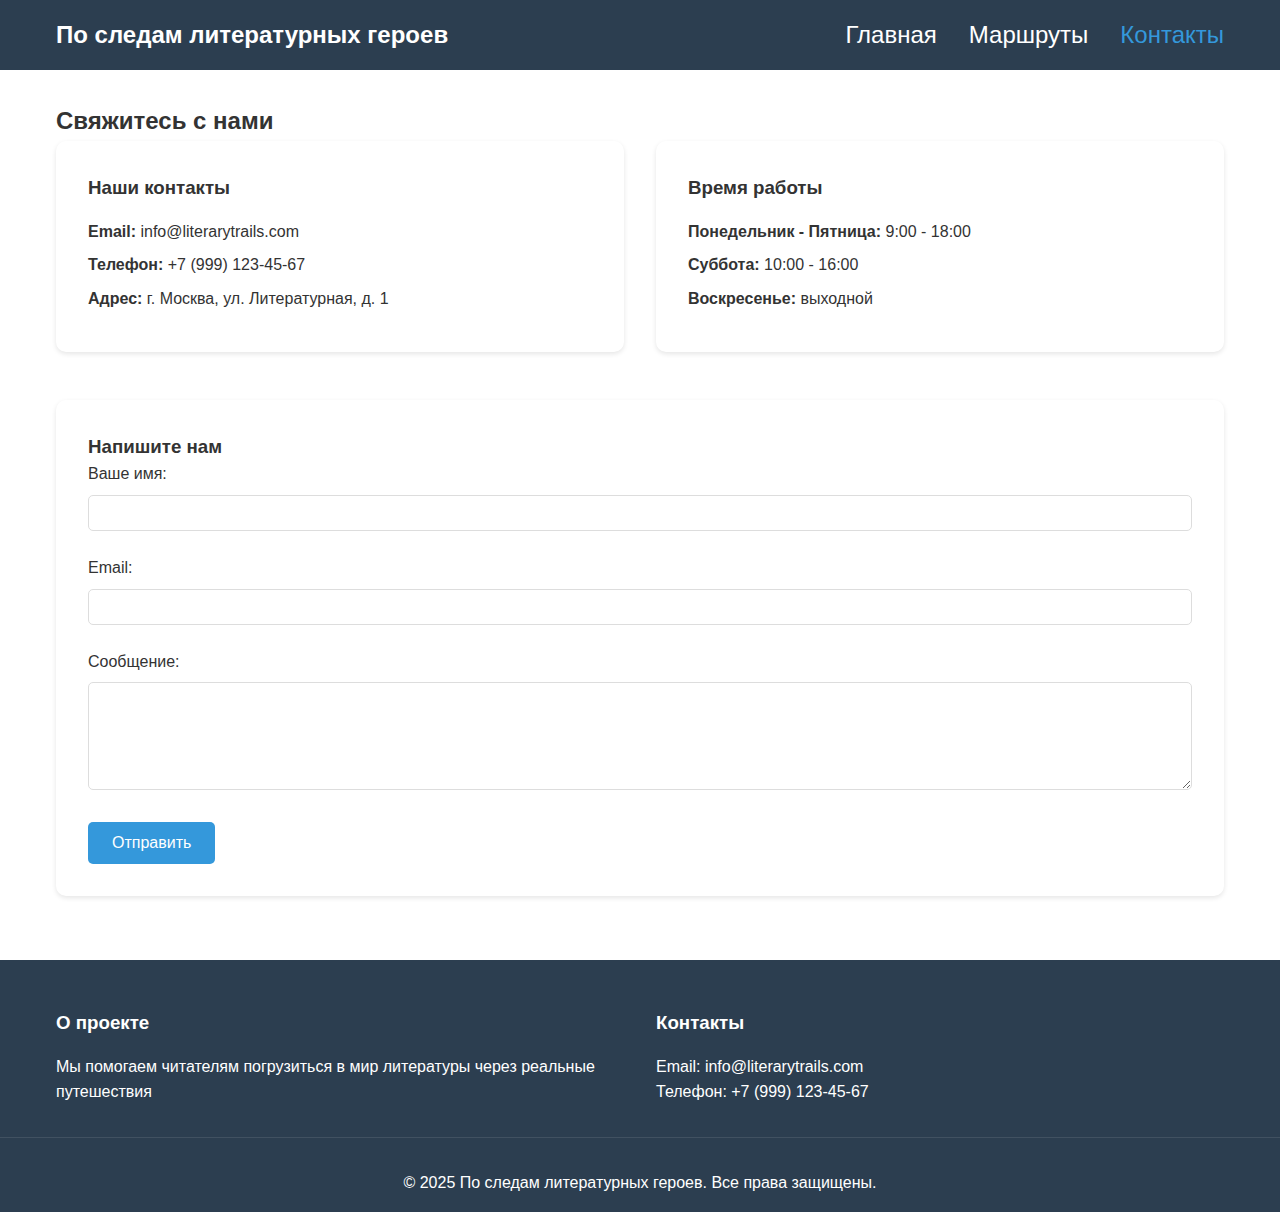
<file: contacts.html>
<!DOCTYPE html>
<html lang="ru">
<head>
    <meta charset="UTF-8">
    <meta name="viewport" content="width=device-width, initial-scale=1.0">
    <title>Контакты - По следам литературных героев</title>
    <link rel="stylesheet" href="css/styles.css">
</head>
<body>
    <header class="header">
        <nav class="nav">
            <a href="index.html" class="logo">
                <h1>По следам литературных героев</h1>
            </a>
            <ul class="nav-links">
                <li><a href="index.html">Главная</a></li>
                <li><a href="routes.html">Маршруты</a></li>
                <li><a href="contacts.html" class="active">Контакты</a></li>
            </ul>
        </nav>
    </header>

    <main>
        <section class="contacts">
            <h2>Свяжитесь с нами</h2>
            
            <div class="contact-info">
                <div class="contact-card">
                    <h3>Наши контакты</h3>
                    <ul>
                        <li><strong>Email:</strong> info@literarytrails.com</li>
                        <li><strong>Телефон:</strong> +7 (999) 123-45-67</li>
                        <li><strong>Адрес:</strong> г. Москва, ул. Литературная, д. 1</li>
                    </ul>
                </div>

                <div class="contact-card">
                    <h3>Время работы</h3>
                    <ul>
                        <li><strong>Понедельник - Пятница:</strong> 9:00 - 18:00</li>
                        <li><strong>Суббота:</strong> 10:00 - 16:00</li>
                        <li><strong>Воскресенье:</strong> выходной</li>
                    </ul>
                </div>
            </div>

            <div class="contact-form">
                <h3>Напишите нам</h3>
                <form action="#" method="POST">
                    <div class="form-group">
                        <label for="name">Ваше имя:</label>
                        <input type="text" id="name" name="name" required>
                    </div>
                    
                    <div class="form-group">
                        <label for="email">Email:</label>
                        <input type="email" id="email" name="email" required>
                    </div>
                    
                    <div class="form-group">
                        <label for="message">Сообщение:</label>
                        <textarea id="message" name="message" rows="5" required></textarea>
                    </div>
                    
                    <button type="submit" class="submit-button">Отправить</button>
                </form>
            </div>
        </section>
    </main>

    <footer class="footer">
        <div class="footer-content">
            <div class="footer-section">
                <h3>О проекте</h3>
                <p>Мы помогаем читателям погрузиться в мир литературы через реальные путешествия</p>
            </div>
            <div class="footer-section">
                <h3>Контакты</h3>
                <p>Email: info@literarytrails.com</p>
                <p>Телефон: +7 (999) 123-45-67</p>
            </div>
        </div>
        <div class="footer-bottom">
            <p>&copy; 2025 По следам литературных героев. Все права защищены.</p>
        </div>
    </footer>
</body>
</html>
</file>
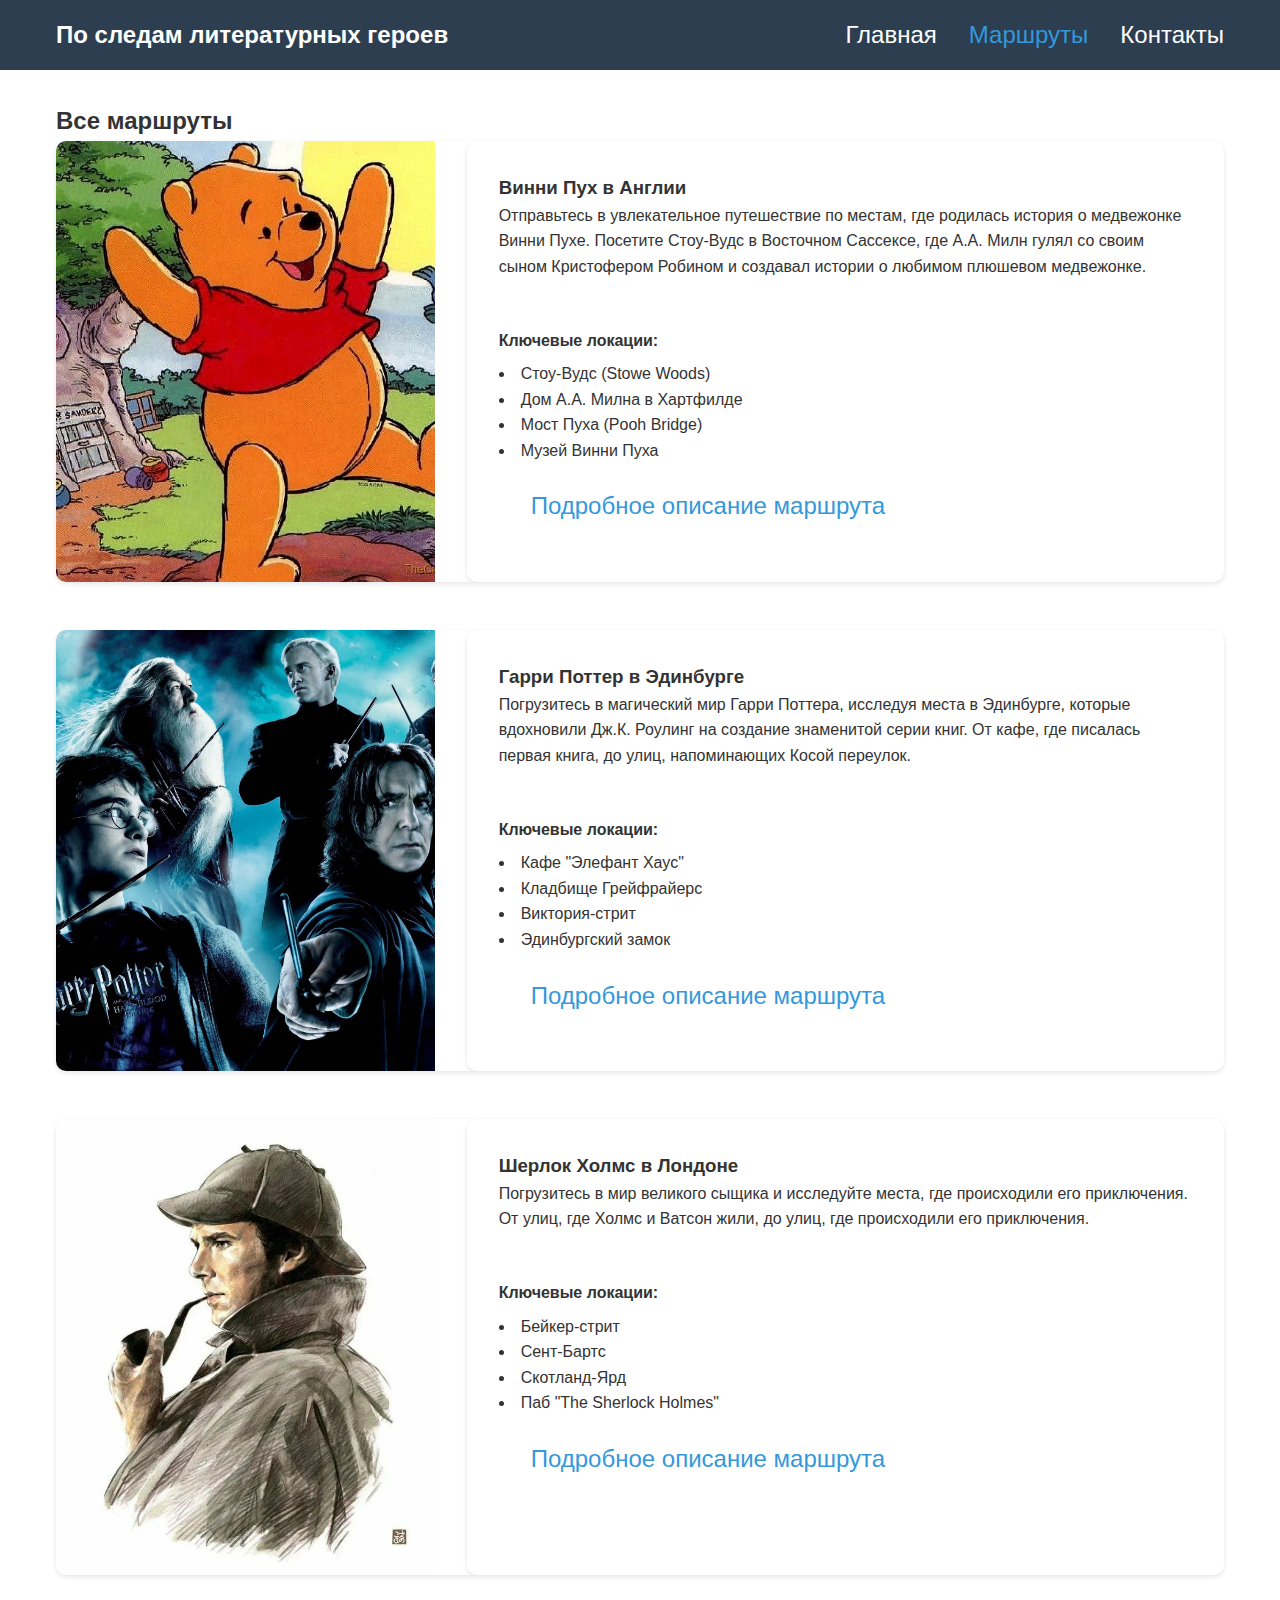
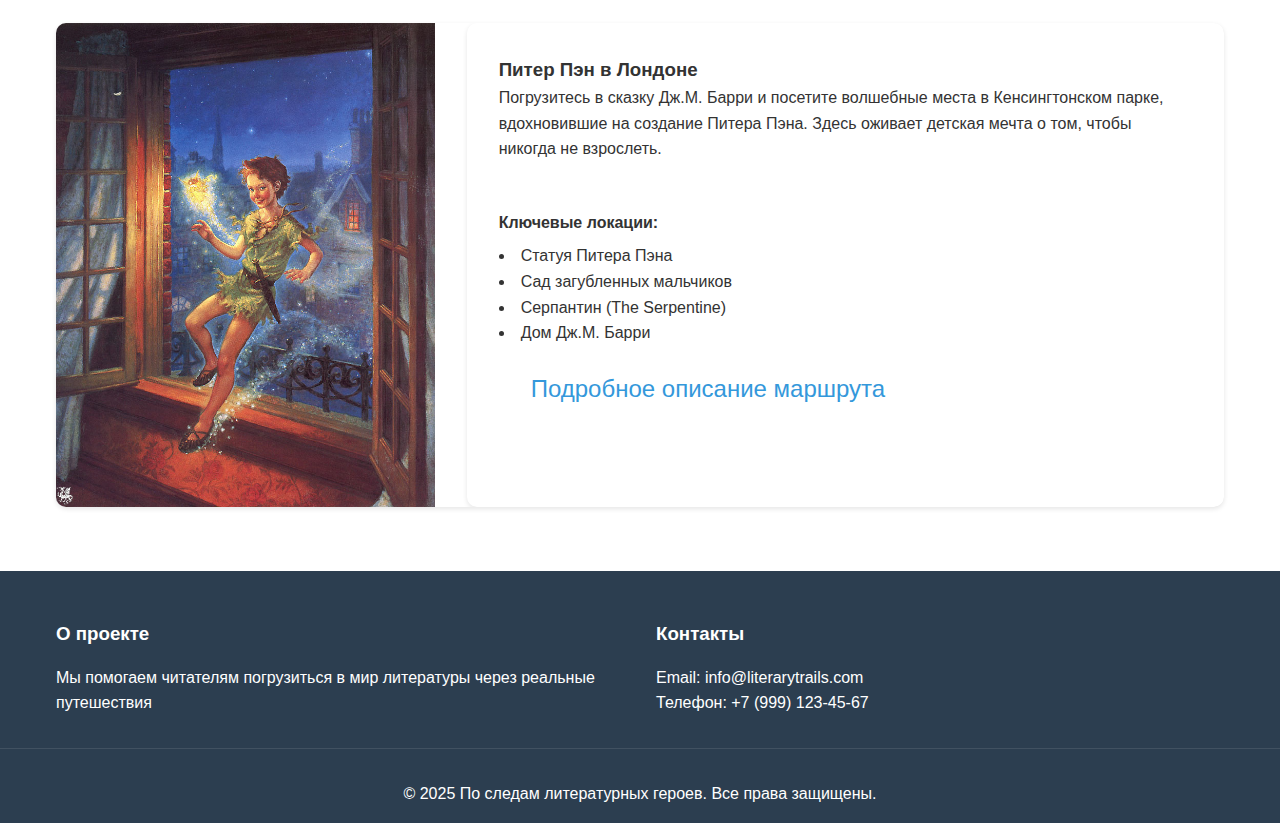
<file: routes.html>
<!DOCTYPE html>
<html lang="ru">
<head>
    <meta charset="UTF-8">
    <meta name="viewport" content="width=device-width, initial-scale=1.0">
    <title>Маршруты - По следам литературных героев</title>
    <link rel="stylesheet" href="css/styles.css">
</head>
<body>
    <header class="header">
        <nav class="nav">
            <a href="index.html" class="logo">
                <h1>По следам литературных героев</h1>
            </a>
            <ul class="nav-links">
                <li><a href="index.html">Главная</a></li>
                <li><a href="routes.html" class="active">Маршруты</a></li>
                <li><a href="contacts.html">Контакты</a></li>
            </ul>
        </nav>
    </header>

    <main>
        <section class="routes-list">
            <h2>Все маршруты</h2>
            
            <article id="winnie-pooh" class="route-item">
                <div class="route-image">
                    <img src="images/winnie-pooh.jpg" alt="Винни Пух в Англии">
                </div>
                <div class="route-content">
                    <h3>Винни Пух в Англии</h3>
                    <p class="route-description">
                        Отправьтесь в увлекательное путешествие по местам, где родилась история о медвежонке Винни Пухе. 
                        Посетите Стоу-Вудс в Восточном Сассексе, где А.А. Милн гулял со своим сыном Кристофером Робином 
                        и создавал истории о любимом плюшевом медвежонке.
                    </p>
                    <div class="route-details">
                        <h4>Ключевые локации:</h4>
                        <ul>
                            <li>Стоу-Вудс (Stowe Woods)</li>
                            <li>Дом А.А. Милна в Хартфилде</li>
                            <li>Мост Пуха (Pooh Bridge)</li>
                            <li>Музей Винни Пуха</li>
                        </ul>
                    </div>
                    <a href="route.html?route=winnie-pooh" class="read-more">Подробное описание маршрута</a>
                </div>
            </article>

            <article id="harry-potter" class="route-item">
                <div class="route-image">
                    <img src="images/harry-potter.jpg" alt="Гарри Поттер в Эдинбурге">
                </div>
                <div class="route-content">
                    <h3>Гарри Поттер в Эдинбурге</h3>
                    <p class="route-description">
                        Погрузитесь в магический мир Гарри Поттера, исследуя места в Эдинбурге, которые вдохновили 
                        Дж.К. Роулинг на создание знаменитой серии книг. От кафе, где писалась первая книга, 
                        до улиц, напоминающих Косой переулок.
                    </p>
                    <div class="route-details">
                        <h4>Ключевые локации:</h4>
                        <ul>
                            <li>Кафе "Элефант Хаус"</li>
                            <li>Кладбище Грейфрайерс</li>
                            <li>Виктория-стрит</li>
                            <li>Эдинбургский замок</li>
                        </ul>
                    </div>
                    <a href="route.html?route=harry-potter" class="read-more">Подробное описание маршрута</a>
                </div>
            </article>

            <article id="sherlock-holmes" class="route-item">
                <div class="route-image">
                    <img src="images/sherlock-holmes.webp" alt="Шерлок Холмс в Лондоне">
                </div>
                <div class="route-content">
                    <h3>Шерлок Холмс в Лондоне</h3>
                    <p class="route-description">
                        Погрузитесь в мир великого сыщика и исследуйте места, где происходили его приключения. 
                        От улиц, где Холмс и Ватсон жили, до улиц, где происходили его приключения.
                    </p>
                    <div class="route-details">
                        <h4>Ключевые локации:</h4>
                        <ul>
                            <li>Бейкер-стрит</li>
                            <li>Сент-Бартс</li>
                            <li>Скотланд-Ярд</li>
                            <li>Паб "The Sherlock Holmes"</li>
                        </ul>
                    </div>
                    <a href="route.html?route=sherlock-holmes" class="read-more">Подробное описание маршрута</a>
                </div>
            </article>

            <article id="peter-pan" class="route-item">
                <div class="route-image">
                    <img src="images/peter-pan.jpg" alt="Питер Пэн в Лондоне">
                </div>
                <div class="route-content">
                    <h3>Питер Пэн в Лондоне</h3>
                    <p class="route-description">
                        Погрузитесь в сказку Дж.М. Барри и посетите волшебные места в Кенсингтонском парке, вдохновившие на создание Питера Пэна. 
                        Здесь оживает детская мечта о том, чтобы никогда не взрослеть.
                    </p>
                    <div class="route-details">
                        <h4>Ключевые локации:</h4>
                        <ul>
                            <li>Статуя Питера Пэна</li>
                            <li>Сад загубленных мальчиков</li>
                            <li>Серпантин (The Serpentine)</li>
                            <li>Дом Дж.М. Барри</li>
                        </ul>
                    </div>
                    <a href="route.html?route=peter-pan" class="read-more">Подробное описание маршрута</a>
                </div>
            </article>
            
        </section>
    </main>

    <footer class="footer">
        <div class="footer-content">
            <div class="footer-section">
                <h3>О проекте</h3>
                <p>Мы помогаем читателям погрузиться в мир литературы через реальные путешествия</p>
            </div>
            <div class="footer-section">
                <h3>Контакты</h3>
                <p>Email: info@literarytrails.com</p>
                <p>Телефон: +7 (999) 123-45-67</p>
            </div>
        </div>
        <div class="footer-bottom">
            <p>&copy; 2025 По следам литературных героев. Все права защищены.</p>
        </div>
    </footer>
</body>
</html>
</file>
<file: css/styles.css>
/* Reset and base styles */
* {
    margin: 0;
    padding: 0;
    box-sizing: border-box;
}

body {
    font-family: 'Segoe UI', Tahoma, Geneva, Verdana, sans-serif;
    line-height: 1.6;
    color: #333;
}

/* Header and Navigation */
.header {
    background-color: #2c3e50;
    padding: 1rem 0;
    position: sticky;
    top: 0;
    z-index: 1000;
}

.nav {
    max-width: 1200px;
    margin: 0 auto;
    padding: 0 1rem;
    display: flex;
    justify-content: space-between;
    align-items: center;
}

.logo h1, a {
    color: #fff;
    font-size: 1.5rem;
    text-decoration: none;
}

.nav-links {
    display: flex;
    list-style: none;
    gap: 2rem;
}

.nav-links a {
    color: #fff;
    text-decoration: none;
    font-weight: 500;
    transition: color 0.3s ease;
}

.nav-links a:hover,
.nav-links a.active {
    color: #3498db;
}

/* Hero Section */
.hero {
    background: linear-gradient(rgba(0, 0, 0, 0.5), rgba(0, 0, 0, 0.5)),
                url('../images/hero-bg.jpg') center/cover;
    height: 60vh;
    display: flex;
    align-items: center;
    justify-content: center;
    text-align: center;
    color: #fff;
    padding: 0 1rem;
}

.hero-content {
    max-width: 800px;
}

.hero h2 {
    font-size: 2.5rem;
    margin-bottom: 1rem;
}

.hero p {
    font-size: 1.2rem;
    margin-bottom: 2rem;
}

/* Buttons */
.cta-button {
    display: inline-block;
    padding: 1rem 2rem;
    background-color: #3498db;
    color: #fff;
    text-decoration: none;
    border-radius: 5px;
    transition: background-color 0.3s ease;
}

.cta-button:hover {
    background-color: #2980b9;
}

/* Featured Routes Section */
.featured-routes {
    padding: 4rem 1rem;
    max-width: 1200px;
    margin: 0 auto;
}

.featured-routes h2 {
    text-align: center;
    margin-bottom: 2rem;
}

.routes-grid {
    display: grid;
    grid-template-columns: repeat(auto-fit, minmax(300px, 1fr));
    gap: 2rem;
}

.route-card {
    background: #fff;
    border-radius: 10px;
    overflow: hidden;
    box-shadow: 0 2px 5px rgba(0, 0, 0, 0.1);
    transition: transform 0.3s ease;
}

.route-card:hover {
    transform: translateY(-5px);
}

.route-card img {
    width: 100%;
    height: 200px;
    object-fit: cover;
}

.route-card h3 {
    padding: 1rem;
    color: #2c3e50;
}

.route-card p {
    padding: 0 1rem 1rem;
    color: #666;
}

.read-more {
    display: inline-block;
    padding: 0.5rem 1rem;
    margin: 0 1rem 1rem;
    color: #3498db;
    text-decoration: none;
    font-weight: 500;
}

/* Routes List Page */
.routes-list {
    max-width: 1200px;
    margin: 2rem auto;
    padding: 0 1rem;
}

.route-item {
    display: grid;
    grid-template-columns: 1fr 2fr;
    gap: 2rem;
    margin-bottom: 3rem;
    background: #fff;
    border-radius: 10px;
    overflow: hidden;
    box-shadow: 0 2px 5px rgba(0, 0, 0, 0.1);
}

.route-image img {
    width: 100%;
    height: 100%;
    object-fit: cover;
}

.route-content {
    padding: 2rem;
}

.route-details {
    margin: 1rem 0;
}

.route-details ul {
    list-style-position: inside;
    margin-top: 0.5rem;
}

/* Contact Page */
.contacts {
    max-width: 1200px;
    margin: 2rem auto;
    padding: 0 1rem;
}

.contact-info {
    display: grid;
    grid-template-columns: repeat(auto-fit, minmax(300px, 1fr));
    gap: 2rem;
    margin-bottom: 3rem;
}

.contact-card {
    background: #fff;
    padding: 2rem;
    border-radius: 10px;
    box-shadow: 0 2px 5px rgba(0, 0, 0, 0.1);
}

.contact-card ul {
    list-style: none;
    margin-top: 1rem;
}

.contact-card li {
    margin-bottom: 0.5rem;
}

.contact-form {
    background: #fff;
    padding: 2rem;
    border-radius: 10px;
    box-shadow: 0 2px 5px rgba(0, 0, 0, 0.1);
}

.form-group {
    margin-bottom: 1.5rem;
}

.form-group label {
    display: block;
    margin-bottom: 0.5rem;
    font-weight: 500;
}

.form-group input,
.form-group textarea {
    width: 100%;
    padding: 0.5rem;
    border: 1px solid #ddd;
    border-radius: 5px;
    font-size: 1rem;
}

.submit-button {
    background-color: #3498db;
    color: #fff;
    padding: 0.75rem 1.5rem;
    border: none;
    border-radius: 5px;
    cursor: pointer;
    font-size: 1rem;
    transition: background-color 0.3s ease;
}

.submit-button:hover {
    background-color: #2980b9;
}

/* Footer */
.footer {
    background-color: #2c3e50;
    color: #fff;
    padding: 3rem 0 1rem;
    margin-top: 4rem;
}

.footer-content {
    max-width: 1200px;
    margin: 0 auto;
    padding: 0 1rem;
    display: grid;
    grid-template-columns: repeat(auto-fit, minmax(250px, 1fr));
    gap: 2rem;
}

.footer-section h3 {
    margin-bottom: 1rem;
}

.footer-bottom {
    text-align: center;
    margin-top: 2rem;
    padding-top: 2rem;
    border-top: 1px solid rgba(255, 255, 255, 0.1);
}

/* Responsive Design */
@media (max-width: 768px) {
    .nav {
        flex-direction: column;
        text-align: center;
    }

    .nav-links {
        margin-top: 1rem;
        flex-direction: column;
        gap: 1rem;
    }

    .hero h2 {
        font-size: 2rem;
    }

    .route-item {
        grid-template-columns: 1fr;
    }

    .route-image {
        height: 200px;
    }
}

@media (max-width: 480px) {
    .hero h2 {
        font-size: 1.5rem;
    }

    .hero p {
        font-size: 1rem;
    }

    .contact-info {
        grid-template-columns: 1fr;
    }
}

/* Route Detail Page */
.route-detail {
    max-width: 1200px;
    margin: 2rem auto;
    padding: 0 1rem;
}

.route-header {
    text-align: center;
    margin-bottom: 2rem;
}

.route-meta {
    display: flex;
    justify-content: center;
    gap: 2rem;
    margin-top: 1rem;
    color: #666;
}

.route-gallery {
    margin-bottom: 3rem;
}

.main-image {
    width: 100%;
    height: 400px;
    object-fit: cover;
    border-radius: 10px;
    margin-bottom: 1rem;
}

.thumbnail-grid {
    display: grid;
    grid-template-columns: repeat(auto-fit, minmax(200px, 1fr));
    gap: 1rem;
}

.thumbnail-grid img {
    width: 100%;
    height: 150px;
    object-fit: cover;
    border-radius: 5px;
    cursor: pointer;
    transition: transform 0.3s ease;
}

.thumbnail-grid img:hover {
    transform: scale(1.05);
}

.route-content {
    background: #fff;
    padding: 2rem;
    border-radius: 10px;
    box-shadow: 0 2px 5px rgba(0, 0, 0, 0.1);
}

.route-description {
    margin-bottom: 3rem;
}

.route-points {
    margin-bottom: 3rem;
}

.point {
    margin-bottom: 2rem;
    padding-left: 1rem;
    border-left: 3px solid #3498db;
}

.point h4 {
    color: #2c3e50;
    margin-bottom: 0.5rem;
}

.info-grid {
    display: grid;
    grid-template-columns: repeat(auto-fit, minmax(250px, 1fr));
    gap: 2rem;
}

.info-card {
    background: #f8f9fa;
    padding: 1.5rem;
    border-radius: 5px;
}

.info-card h4 {
    color: #2c3e50;
    margin-bottom: 1rem;
}

/* Стили для карты маршрута */
.route-map {
    width: 100%;
    height: 400px;
    margin: 20px 0;
    border-radius: 8px;
    overflow: hidden;
    box-shadow: 0 2px 4px rgba(0, 0, 0, 0.1);
}

/* Стили для модального окна с изображением */
.modal-overlay {
    display: none;
    position: fixed;
    top: 0;
    left: 0;
    width: 100%;
    height: 100%;
    background-color: rgba(0, 0, 0, 0.8);
    backdrop-filter: blur(5px);
    z-index: 1000;
    justify-content: center;
    align-items: center;
}

.modal-overlay.active {
    display: flex;
}

.modal-content {
    position: relative;
    max-width: 90%;
    max-height: 90vh;
}

.modal-content img {
    max-width: 100%;
    max-height: 90vh;
    object-fit: contain;
    border-radius: 8px;
    box-shadow: 0 0 20px rgba(0, 0, 0, 0.3);
}

.modal-close {
    position: absolute;
    top: -40px;
    right: 0;
    color: white;
    font-size: 30px;
    cursor: pointer;
    background: none;
    border: none;
    padding: 5px;
}

.modal-close:hover {
    color: #3498db;
}

/* Добавляем курсор pointer для изображений в галерее */
.thumbnail-grid img {
    cursor: pointer;
    transition: transform 0.3s ease;
}

.thumbnail-grid img:hover {
    transform: scale(1.05);
}

.main-image {
    cursor: pointer;
    transition: transform 0.3s ease;
}

.main-image:hover {
    transform: scale(1.02);
}
</file>
